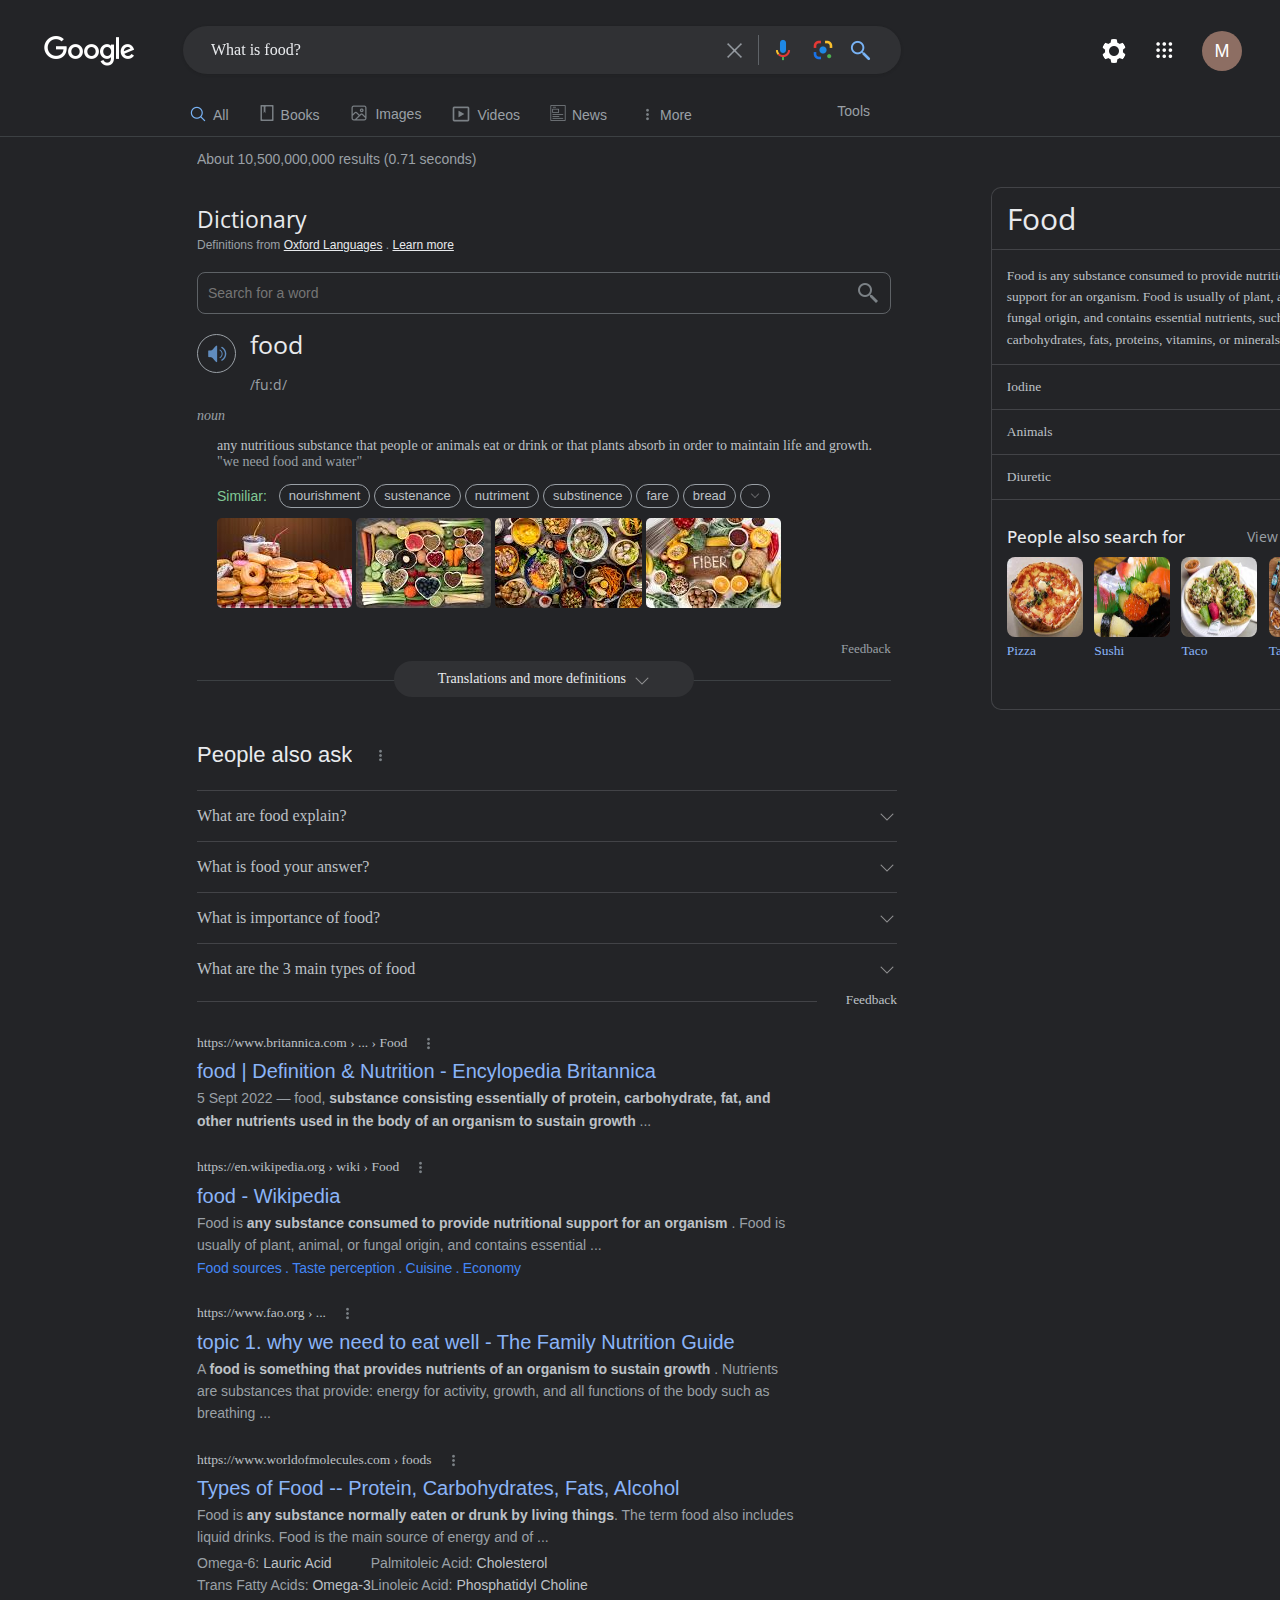
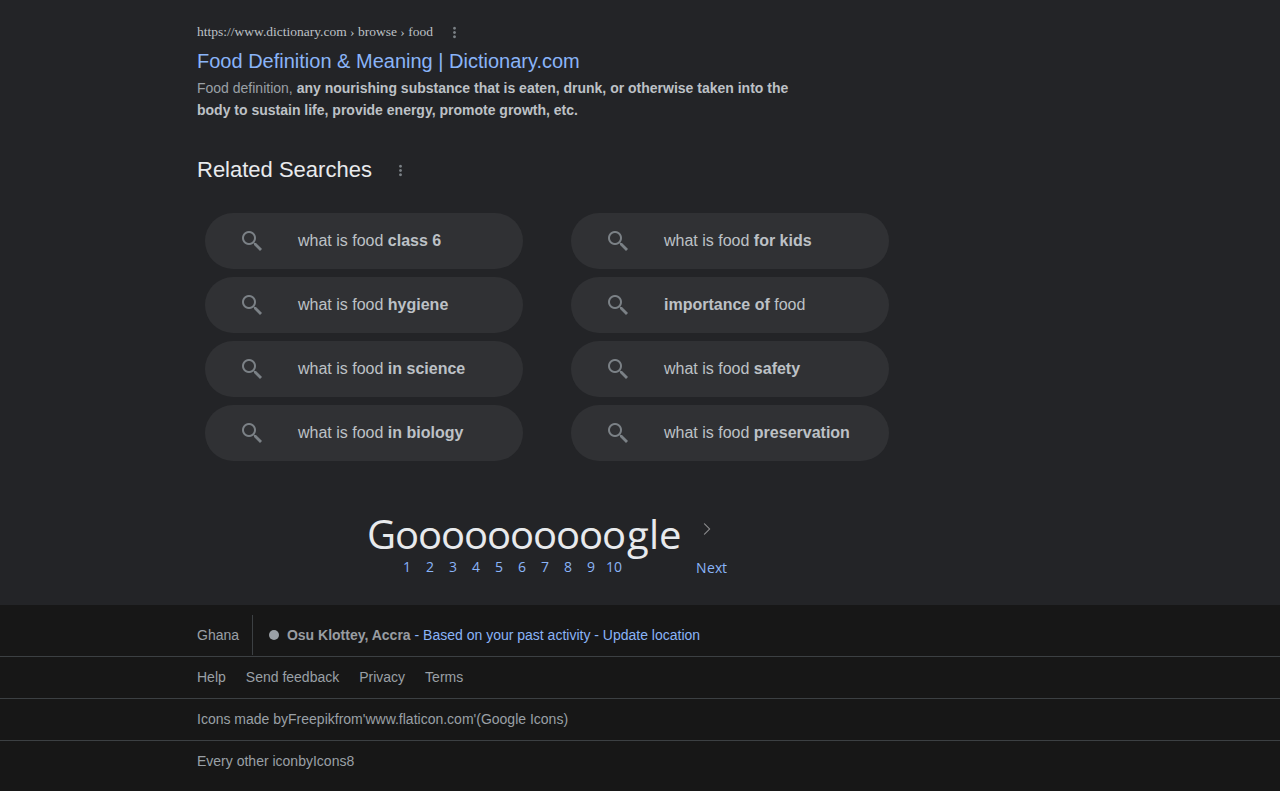
<file: index.html>
<!DOCTYPE html>
<html lang="en">

    <head>
        <meta charset="UTF-8">
        <meta http-equiv="X-UA-Compatible" content="IE=edge">
        <meta name="viewport" content="width=device-width, initial-scale=1.0">
        <title>Assignment</title>
        <link rel="stylesheet" href="index.css">
        <link rel="shortcut icon" href="icons/google-icon - Copy.ico">
        <link rel="preconnect" href="https://fonts.googleapis.com">
        <link rel="preconnect" href="https://fonts.gstatic.com" crossorigin>
        <link
            href="https://fonts.googleapis.com/css2?family=Montserrat:wght@500&family=Open+Sans:wght@300;400;500;700&family=Poppins:wght@300;400&display=swap"
            rel="stylesheet">
    </head>

    <body>
        <div class="google-search">
            <div>
                <a href="google.com">
                    <img src="icons/google-logo.png" alt="google-logo" id="google-logo-image">
                </a>
            </div>
            <div class="google-input-search">


                <input class="search-bar" type="text" spellcheck="false" value="" autofocus="autofocus">
                <span id="fixed-input">What is food?</span>
                <div id="cancel">
                    <img src="icons/cancel.png" alt="cancel">
                </div>
                <span></span>
                <div id="microphone">
                    <img src="icons/microphone.png" alt="microphone">
                </div>
                <div id="camera">
                    <img src="icons/camera.png" alt="camera">
                </div>
                <div id="search">
                    <img src="icons/search.png" alt="search">
                </div>

            </div>
            <div class="food-account-menu">
                <div class="circle">
                    <div id="settings">
                        <img src="icons/settings.png" alt="settings">
                    </div>
                </div>
                <div class="circle1">
                    <div id="menu">
                        <img src="icons/menu.png" alt="menu">
                    </div>
                </div>
                <div class="circle2">
                    <div id="profile">
                        <span class="food-menu-account">
                            M
                        </span>
                    </div>
                </div>
            </div>
        </div>
        <div class="options">
            <div id="options1">
                <div class="options-border">
                    <div class="option-all">
                        <img src="icons/search-18.png" alt="search">
                        <span>All</span>
                    </div>

                    <div class="option-books">
                        <img src="icons/address-book.png" alt="book">
                        <span>Books</span>
                    </div>
                    <div class="option-images">
                        <img src="icons/image.png" alt="image">
                        <span>Images</span>
                    </div>
                    <div class="option-videos">
                        <img src="icons/video.png" alt="video">
                        <span>Videos</span>
                    </div>
                    <div class="option-news">
                        <img src="icons/news.png" alt="news">
                        <span>News</span>
                    </div>
                    <div class="option-more">
                        <img src="icons/more.png" alt="more">
                        <span>More</span>
                    </div>
                </div>
                <div id="options2">
                    <div>
                        <p>Tools</p>
                    </div>
                </div>
            </div>
        </div>
        <div class="results">
            <p>About 10,500,000,000 results (0.71 seconds)</p>
        </div>
        <div class="box">
            <div class="dictionary">
                <h2 class="head">Dictionary</h2>
                <div id="definition-location">
                    <p class="oxford">Definitions from
                        <a href="oxford.com">Oxford Languages</a>
                        <span>.</span>
                        <a href="oxford.com">Learn more</a>
                    </p>
                </div>
                <div class="oxford-search">
                    <input type="text" placeholder="Search for a word" spellcheck="false">
                    <img src="icons/search-24.png" alt="search ">
                </div>
                <div class="food-tab">
                    <div id="food-tab-img">
                        <img src="icons/audio.png" alt="audio">
                    </div>
                    <div class="food-text">
                        <p class="food">food</p>
                        <p class="food-pronounciation">/fu:d/</p>
                    </div>
                </div>
                <p class="food-type">noun</p>
                <p class="food-definition">any nutritious substance that people or animals eat or drink or that plants
                    absorb in order to maintain life and growth.</p>
                <p class="food-example">"we need food and water"</p>
                <div class="food-similiar">
                    <div id="food-similiar-text">
                        Similiar:
                    </div>
                    <a href="######">
                        <div class="similiar">nourishment</div>
                    </a>
                    <a href="######">
                        <div class="similiar">sustenance</div>
                    </a>
                    <a href="######">
                        <div class="similiar">nutriment</div>
                    </a>
                    <a href="######">
                        <div class="similiar">substinence</div>
                    </a>
                    <a href="######">
                        <div class="similiar">fare</div>
                    </a>
                    <a href="######">
                        <div class="similiar">bread</div>
                    </a>
                    <a href="######">
                        <div class="similiar"><img src="icons/drop-down.png" alt="dropdown"></div>
                    </a>
                </div>
                <div class="food-picture">
                    <img src="icons/food1.jpg" alt="food">
                    <img src="icons/food2.jpg" alt="food">
                    <img src="icons/food3.jpg" alt="food">
                    <img src="icons/food4.jpg" alt="food">
                </div>
                <p class="feedback">Feedback</p>
                <div id="more-definitions">
                    <hr class="line">
                    <div class="food-more-definitions">
                        <p>Translations and more definitions</p>
                        <img src="icons/drop-down.png" alt="drop-down">
                    </div>
                </div>
            </div>
            <div class="food-share">
                <div class="share">
                    <p>Food</p>
                    <div>
                        <img src="icons/share.png" alt="share">
                    </div>
                </div>
                <div class="line3"></div>
                <div class="food-wikipedia">
                    <p>
                        Food is any substance consumed to provide nutritional support for an organism. Food is usually
                        of
                        plant, animal, or
                        fungal origin, and contains essential nutrients, such as carbohydrates, fats, proteins,
                        vitamins, or
                        minerals.
                        <a href="wikipedia.com">Wikipedia</a>
                    </p>
                </div>
                <div class="line3"></div>
                <div class="food-classes">
                    <div class="food-iodine">
                        <a href="######">
                            <p>Iodine</p>
                            <div>
                                <img src="icons/drop-down.png" alt="drop-down">
                            </div>
                        </a>
                    </div>
                    <div class="line3"></div>
                    <div class="food-animals">
                        <a href="######">
                            <p>Animals</p>
                            <div>
                                <img src="icons/drop-down.png" alt="drop-down">
                            </div>
                        </a>
                    </div>
                    <div class="line3"></div>
                    <div class="food-diuretic">
                        <a href="######">
                            <p>Diuretic</p>
                            <div>
                                <img src="icons/drop-down.png" alt="drop-down">
                            </div>
                        </a>
                    </div>
                    <div class="line3"></div>
                </div>
                <div class="people-also-search-for">
                    <div class="people-also-search-for-text">
                        <a href="######" id="main-text">
                            <p>People also search for</p>
                        </a>
                        <a href="######">
                            <p>View 10+ more</p>
                        </a>
                    </div>
                    <div class="people-also-search-for-pictures">
                        <div>
                            <a href="######">
                                <div>
                                    <img src="icons/pizza.jpg" alt="pizza">
                                </div>
                                <p>Pizza</p>
                            </a>
                        </div>
                        <div>
                            <a href="######">
                                <div>
                                    <img src="icons/sushi.jpg" alt="sushi">
                                </div>
                                <p>Sushi</p>
                            </a>
                        </div>
                        <div>
                            <a href="######">
                                <div>
                                    <img src="icons/taco.jpg" alt="taco">
                                </div>
                                <p>Taco</p>
                            </a>
                        </div>
                        <div>
                            <a href="######">
                                <div>
                                    <img src="icons/take-out.jpg" alt="take-out">
                                </div>
                                <p>Take-out</p>
                            </a>
                        </div>
                    </div>
                </div>
                <div class="feedback2">
                    <a href="#######">
                        <p>Feedback</p>
                    </a>
                </div>
            </div>
        </div>
        <div class="people-also-ask">
            <div class="ask-heading">
                <p>People also ask</p>
                <div class="more">
                    <img src="icons/more.png" alt="more">
                </div>
            </div>
            <div class="food-more">
                <div>
                    <p>What are food explain?</p>
                    <div>
                        <img src="icons/drop-down.png" alt="drop-down">
                    </div>
                </div>
                <div>
                    <p>What is food your answer?</p>
                    <div>
                        <img src="icons/drop-down.png" alt="drop-down">
                    </div>
                </div>
                <div>
                    <p>What is importance of food?</p>
                    <div>
                        <img src="icons/drop-down.png" alt="drop-down">
                    </div>
                </div>
                <div>
                    <p>What are the 3 main types of food</p>
                    <div>
                        <img src="icons/drop-down.png" alt="drop-down">
                    </div>
                </div>
                <div id="ask-feedback">
                    <div class="line2"></div>
                    <p>Feedback</p>
                </div>
            </div>
        </div>

        <div class="food-article">
            <div class="food-link">
                <a href="######">
                    <div class="food-link-text">
                        <p>https://www.britannica.com › ... › Food</p>
                        <div>
                            <img src="icons/more.png" alt="more">
                        </div>
                    </div>
                    <h3 class="food-link-header">
                        food | Definition & Nutrition - Encylopedia Britannica
                    </h3>
                </a>
            </div>
            <div class="food-article-text">
                <p>
                    5 Sept 2022 — food,
                    <span class="food-article-text-bold">
                        substance consisting essentially of protein, carbohydrate, fat, and other nutrients used in
                        the
                        body
                        of an organism to sustain growth
                    </span>
                    ...
                </p>
            </div>
        </div>
        <div class="food-article">
            <div class="food-link">
                <a href="######">
                    <div class="food-link-text">
                        <p>https://en.wikipedia.org › wiki › Food</p>
                        <div>
                            <img src="icons/more.png" alt="more">
                        </div>
                    </div>
                    <h3 class="food-link-header">
                        food - Wikipedia
                    </h3>
                </a>
            </div>
            <div class="food-article-text">
                <p>
                    Food is
                    <span class="food-article-text-bold">
                        any substance consumed to provide nutritional support for an organism
                    </span>
                    . Food is usually of plant, animal, or fungal origin, and contains essential ...
                </p>
            </div>
            <div class="food-article-links">
                <a href="######">Food sources</a>
                <span>.</span>
                <a href="######">Taste perception</a>
                <span>.</span>
                <a href="######">Cuisine</a>
                <span>.</span>
                <a href="######">Economy</a>
            </div>
        </div>
        <div class="food-article">
            <div class="food-link">
                <a href="######">
                    <div class="food-link-text">
                        <p>https://www.fao.org › ... </p>
                        <div>
                            <img src="icons/more.png" alt="more">
                        </div>
                    </div>
                    <h3 class="food-link-header">
                        topic 1. why we need to eat well - The Family Nutrition Guide
                    </h3>
                </a>
            </div>
            <div class="food-article-text">
                <p>
                    A
                    <span class="food-article-text-bold">
                        food is something that provides nutrients
                        of an organism to sustain growth
                    </span>
                    . Nutrients are substances that provide: energy for activity, growth, and all functions of the
                    body
                    such
                    as breathing ...
                </p>
            </div>
        </div>
        <div class="food-article">
            <div class="food-link">
                <a href="######">
                    <div class="food-link-text">
                        <p>https://www.worldofmolecules.com › foods </p>
                        <div>
                            <img src="icons/more.png" alt="more">
                        </div>
                    </div>
                    <h3 class="food-link-header">
                        Types of Food -- Protein, Carbohydrates, Fats, Alcohol
                    </h3>
                </a>
            </div>
            <div class="food-article-text">
                <p>
                    Food is
                    <span class="food-article-text-bold">
                        any substance normally eaten or drunk by living things</span>. The term food also includes
                    liquid drinks. Food is the main source of energy and of ...
                <div class="food-article-text-endnotes">
                    <div class="food-article-text-endnote">
                        <p>
                            Omega-6: <span>Lauric Acid</span>
                        </p>
                        <p>
                            Trans Fatty Acids: <span>Omega-3</span>
                        </p>
                    </div>
                    <div class="food-article-text-endnote2">
                        <p>
                            Palmitoleic Acid: <span>Cholesterol</span>
                        </p>
                        <p>
                            Linoleic Acid: <span>Phosphatidyl Choline</span>
                        </p>
                    </div>
                </div>
                </p>
            </div>
        </div>
        <div class="food-article">
            <div class="food-link">
                <a href="######">
                    <div class="food-link-text">
                        <p>https://www.dictionary.com › browse › food</p>
                        <div>
                            <img src="icons/more.png" alt="more">
                        </div>
                    </div>
                    <h3 class="food-link-header">
                        Food Definition & Meaning | Dictionary.com
                    </h3>
                </a>
            </div>
            <div class="food-article-text">
                <p>
                    Food definition,
                    <span class="food-article-text-bold">
                        any nourishing substance that is eaten, drunk, or otherwise taken into the body to sustain
                        life,
                        provide energy, promote
                        growth, etc.
                    </span>
                </p>
            </div>
        </div>
        <div class="people-also-ask">
            <div class="ask-heading">
                <p>Related Searches
                <p>
                <div class="more"><img src="icons/more.png" alt="more"></div>
            </div>
            <a href="######" id="link">
                <div class="food-related-search-items">
                    <div class="first half">
                        <div class="search-item">
                            <div>
                                <img src="icons/search-24.png" alt="search">
                            </div>
                            <span>
                                <p>what is food <b class="food-item-bold">class 6</b></p>
                            </span>
                        </div>
                        <div class="search-item">
                            <div>
                                <img src="icons/search-24.png" alt="search">
                            </div>
                            <span>
                                <p>what is food <b class="food-item-bold">hygiene</b></p>
                            </span>
                        </div>
                        <div class="search-item">
                            <div>
                                <img src="icons/search-24.png" alt="search">
                            </div>
                            <span>
                                <p>what is food <b class="food-item-bold">in science</b></p>
                            </span>
                        </div>
                        <div class="search-item">
                            <div>
                                <img src="icons/search-24.png" alt="search">
                            </div>
                            <span>
                                <p>what is food <b class="food-item-bold">in biology</b></p>
                            </span>
                        </div>
                    </div>
                    <div class="second half">
                        <div class="search-item">
                            <div>
                                <img src="icons/search-24.png" alt="search">
                            </div>
                            <span>
                                <p>what is food <b class="food-item-bold">for kids</b></p>
                            </span>
                        </div>
                        <div class="search-item">
                            <div>
                                <img src="icons/search-24.png" alt="search">
                            </div>
                            <span>
                                <p><b class="food-item-bold">importance of</b> food</p>
                            </span>
                        </div>
                        <div class="search-item">
                            <div>
                                <img src="icons/search-24.png" alt="search">
                            </div>
                            <span>
                                <p>what is food <b class="food-item-bold">safety</b></p>
                            </span>
                        </div>
                        <div class="search-item">
                            <div>
                                <img src="icons/search-24.png" alt="search">
                            </div>
                            <span>
                                <p>what is food <b class="food-item-bold">preservation</b></p>
                            </span>
                        </div>
                    </div>

                </div>
            </a>
        </div>
        <div class="food-google">

            <div class="google">
                <div>
                    <table>
                        <tbody>
                            <tr>
                                <td>
                                    <span class="G">
                                        G
                                    </span>
                                </td>
                                <td>
                                    <span>
                                        o
                                    </span>
                                    <a href="######">1</a>
                                </td>
                                <td>
                                    <span>
                                        o
                                    </span>
                                    <a href="######">2</a>
                                </td>
                                <td>
                                    <span>
                                        o
                                    </span>
                                    <a href="######">3</a>
                                </td>
                                <td>
                                    <span>
                                        o
                                    </span>
                                    <a href="######">4</a>
                                </td>
                                <td>
                                    <span>
                                        o
                                    </span>
                                    <a href="######">5</a>
                                </td>
                                <td>
                                    <span>
                                        o
                                    </span>
                                    <a href="######">6</a>
                                </td>
                                <td>
                                    <span>
                                        o
                                    </span>
                                    <a href="######">7</a>
                                </td>
                                <td>
                                    <span>
                                        o
                                    </span>
                                    <a href="######">8</a>
                                </td>
                                <td>
                                    <span>
                                        o
                                    </span>
                                    <a href="######">9</a>
                                </td>
                                <td>
                                    <span>
                                        o
                                    </span>
                                    <a href="######">10</a>
                                </td>
                                <td>
                                    <span class="Gle">
                                        gle
                                    </span>
                                </td>
                                <td class="google-next">
                                    <div>
                                        <img src="icons/forward.png" alt="forward">
                                    </div>
                                    <a href="#####">Next</a>
                                </td>
                            </tr>
                        </tbody>
                    </table>
                </div>
            </div>
        </div>
        <div class="footer">
            <div class="food-location">
                <span>Ghana</span>
                <span class="food-location-ghana">
                    <span id="dot"></span>
                    <b> Osu Klottey, Accra</b>
                    <a href="######"> - Based on your past activity - Update location</a>
                </span>
            </div>
            <div class="footer-line"></div>
            <div class="food-support">
                <a href="######">Help </a>
                <a href="######"> Send feedback</a>
                <a href="######">Privacy</a>
                <a href="######">Terms</a>
            </div>
            <div class="footer-line"></div>
            <div class="reference"> Icons made by
                <a href="https://www.freepik.com" title="Freepik"> Freepik </a> from
                <a href="https://www.flaticon.com/" title="Flaticon"> 'www.flaticon.com'</a> (Google Icons)
            </div>
            <div class="footer-line"></div>
            <div class="reference">
                <a target="_blank" href="https://icons8.com/icon/">Every other icon</a> by
                <a target="_blank" href="https://icons8.com">Icons8</a>
            </div>
        </div>

    </body>

</html>
</file>
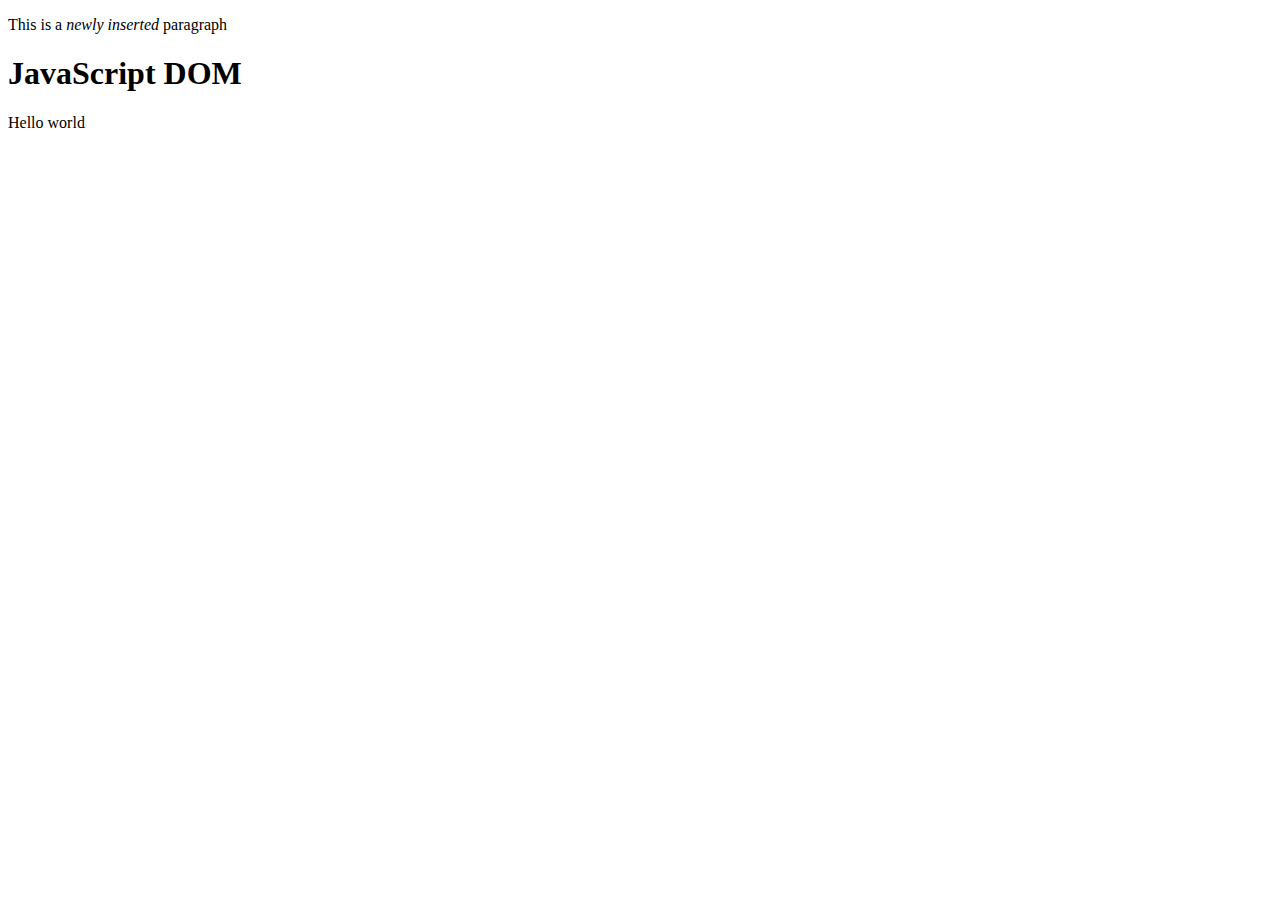
<file: test/test.html>
<!DOCTYPE html>
<html lang="en">

    <head>
        <meta charset="UTF-8">
        <meta http-equiv="X-UA-Compatible" content="IE=edge">
        <meta name="viewport" content="width=device-width, initial-scale=1.0">
        <title>Document</title>
    </head>

    <body>

        <div id="main">
            <h1>JavaScript DOM</h1>
            <p class="hello">Hello world</p>
        </div>
        <script>
            // document.write(document.documentElement.getAttribute("lang"))
            // document.body.style.background = "powderblue"
            // document.write(document.head.firstElementChild.nodeName)

            // document.getElementsByTagName("p")[1].style.color = "red"
            // element.style.color = "blue"
            // element.style.fontSize = "40px"
            // element.style.fontWeight = "bold"

            // //Creating a new div
            // let newDiv = document.createElement("div")
            // //creating a text node
            // let newContent = document.createTextNode("Hi, how are you doing?")
            // //adding the newly created text node to the newly created div
            // newDiv.appendChild(newContent)
            // //adding the newly created element and its content into the DOM
            // let currentDiv = document.getElementById("main")
            // document.body.appendChild(newDiv, currentDiv)


            //getting innerHTML contents
            let contents = document.getElementById("main").innerHTML
            //outputs inner html contents
            document.write(contents)
            //Setting inner HTML contents
            let mainDiv = document.getElementById("main")
            mainDiv.innerHTML = "<p>This is a <em>newly inserted</em> paragraph</p>"
        </script>
    </body>

</html>
</file>
<file: index.css>
* {
    background-color: #232427;
}


#google-logo-image {
    position: relative;
    background: none;
    height: 30px;
    text-decoration: none;
    position: absolute;
    left: 1.1%;
    padding: 10px 28px 0 30px;
}

.google-search {
    position: absolute;
    top: 20px;
    margin-top: 6px;
    width: 100%;
    height: 69px;
    left: 0;
    display: flex;
    justify-content: space-between;
}

.google-input-search {
    margin: 0 auto;
    width: 672px;
    margin-left: 183px;
    position: relative;
    padding-left: 27px;
    padding-right: 17px;
    display: flex;
    justify-items: center;
    z-index: 3;
    height: 46px;
    background-color: #303134;
    border: 1px solid transparent;
    box-shadow: 0 1px 3px rgba(23, 23, 23, 0.24);
    border-radius: 24px;
}

.search-bar {
    height: 39px !important;
    line-height: 39px;
    background-color: transparent;
    border: none;
    margin: 0;
    padding: 3px 0 0 0;
    outline: 0;
    color: #e8eaed;
    word-wrap: break-word;
    display: flex;
    flex: 100%;
    -webkit-tap-highlight-color: transparent;
    font-size: 16px;
}

#cancel {
    outline: 0;
    background: transparent;
    display: flex;
    align-items: center;
    flex: 1 0 auto;
    cursor: pointer;
    height: 100%;
    line-height: 44px;
    outline: none;
    padding: 0 12px;
}

#cancel img {
    display: block;
    background-color: transparent;
    height: 50%;
    width: 100%;
}

.google-input-search span {
    display: flex;
    justify-self: center;
    align-self: center;
    border-left: 1px solid #5f6368;
    height: 65%;
}

#microphone {
    outline: 0;
    flex: 1 0 auto;
    display: flex;
    cursor: pointer;
    align-items: center;
    border: 0;
    background: transparent;
    padding: 0 8px;
    width: 24px;
    line-height: 44px;
}

#microphone img {
    background-color: transparent;
}

#camera {
    outline: 0;
    flex: 1 0 auto;
    display: flex;
    cursor: pointer;
    align-items: center;
    border: 0;
    background: transparent;
    padding: 0 8px;
    width: 24px;
    line-height: 44px;
}

#camera img {
    background-color: transparent;
}

#search {
    outline: 0;
    flex: 1 0 auto;
    display: flex;
    cursor: pointer;
    align-items: center;
    border: 0;
    background: transparent;
    padding: 0 10px;
    width: 24px;
    line-height: 44px;
}

#fixed-input {
    position: absolute;
    display: block;
    z-index: 19;
    display: flex;
    justify-content: center;
    align-items: center;
    background-color: transparent;
    color: #e8eaed;
    border-left: 0px;
}

#search img {
    background-color: transparent;
}

.food-account-menu {
    display: flex;
    margin-right: 20px;
    height: 46px;
    justify-content: center;
    align-items: center;
}

#settings {
    display: flex;
    position: relative;
    z-index: 99;
    outline: 0;
    cursor: pointer;
    height: 24px;
    width: 24px;
    background-color: transparent;
    visibility: visible;
}

#settings img {
    background-color: transparent;
    border-radius: 50%;
}

.circle {
    display: flex;
    margin-right: 10px;
    position: relative;
    z-index: 99;
    outline: 0;
    cursor: pointer;
    height: 24px;
    margin-top: 4px;
    padding: 8px;
    width: 24px;
    border-radius: 50%;
    background-color: rgba(232, 234, 237, 0.2);
    visibility: hidden;
}

.circle:hover,
.circle1:hover,
.circle2:hover {
    visibility: visible;
}

#menu {
    display: flex;
    justify-content: center;
    align-items: center;
    position: relative;
    z-index: 99;
    outline: 0;
    cursor: pointer;
    background-color: transparent;
    visibility: visible;
}

#menu img {
    background: transparent;
    border-radius: 50%;
}

.circle1 {
    display: flex;
    justify-content: center;
    align-items: center;
    margin-right: 10px;
    position: relative;
    z-index: 99;
    outline: 0;
    cursor: pointer;
    height: 24px;
    margin-top: 4px;
    padding: 8px;
    width: 24px;
    border-radius: 50%;
    background-color: rgba(232, 234, 237, 0.2);
    visibility: hidden;
}

#profile {
    display: flex;
    justify-content: center;
    align-items: center;
    position: relative;
    z-index: 99;
    outline: 0;
    cursor: pointer;
    background-color: transparent;
    background-color: #8d6e63;
    width: 120px;
    height: 40px;
    border-radius: 50%;
    visibility: visible;
}

#profile span {
    background: transparent;
    border-radius: 50%;
    color: white;
    font-size: 18px;
    font-family: arial, 'Open Sans', sans-serif;
}

.circle2 {
    display: flex;
    justify-content: center;
    align-items: center;
    margin-right: 10px;
    position: relative;
    z-index: 99;
    outline: 0;
    cursor: pointer;
    height: 40px;
    margin-top: 4px;
    padding: 8px;
    width: 40px;
    border-radius: 50%;
    background-color: rgba(232, 234, 237, 0.2);
    visibility: hidden;
}

.options {
    border-bottom: 1px solid #3c4043;
    margin: 0;
    margin-left: -8px;
    margin-right: -8px;
}

.options-border,
#options2 {
    clear: both;
    box-sizing: border-box;
    color: #9aa0a6;
    font-size: 14px;
    align-items: baseline;
    z-index: 126;
    position: relative;
    padding: 0;
    white-space: nowrap;
}

#options2 {
    margin-top: 88px;
    cursor: pointer;
    margin-bottom: 10px;
    visibility: visible;
}

#options2 div {
    background-color: rgba(232, 234, 237, 0.2);
    padding: 7px;
    border-radius: 2px;
    visibility: hidden;
}

#options2 div p {
    background-color: transparent;
    margin: 0;
    visibility: visible;
    font-family: arial, 'Open Sans', sans-serif;
}

#options2 div:hover {
    visibility: visible;
    color: white;
}

.options-border {
    width: 663px;
    display: flex;
    padding-bottom: 0px;
    margin-top: 91px;
}

#options1 {
    display: flex;
    width: 688px;
    margin-left: 189px;
}

.option-all,
.option-books,
.option-images,
.option-videos,
.option-news,
.option-more {
    display: flex;
    align-items: center;
    height: 30px;
    line-height: 16px;
    cursor: pointer;
    padding-top: 0;
    margin-right: 30px;
    font-family: arial, 'Open Sans', sans-serif;
}


.option-all:hover,
.option-books:hover,
.option-images:hover,
.option-videos:hover,
.option-news:hover,
.option-more:hover {
    color: #8ab4f8;
    border-bottom: 3px solid #8ab4f8;
}


.option-all img,
.option-books img,
.option-images img,
.option-videos img,
.option-news img,
.option-more img {
    margin-right: 6px;
    vertical-align: text-bottom;
}

.option-more img {
    transform: rotate(90deg);
}

.option-all img,
.option-images img {
    padding-bottom: 2px;
}

.option-books img,
.option-news img,
.option-more img {
    padding-bottom: 4px;
}

.option-videos img {
    padding-bottom: 1px;
}

.results {
    color: #9aa0a6;
    margin-left: 189px;
    position: absolute;
    width: 652px;
    overflow: hidden;
    text-overflow: ellipsis;
    font-size: 14px;
    font-family: arial, 'Open Sans', sans-serif;
}

.dictionary {
    width: 700px;
    margin-right: 0px;
    margin-left: 189px;
}

.head {
    color: #e8eaed;
    margin-top: 66px;
    font-size: 23px;
    font-weight: normal;
    font-family: 'Open Sans', sans-serif;
    width: 400px;
    margin-right: 0px;
    margin-bottom: 0px;
}

#definition-location {
    margin-top: -9px;
    font-size: 12px;
    font-family: arial, 'Open Sans', sans-serif;
}

.oxford {
    color: #9aa0a6;
}

.oxford a {
    color: #e8eaed;
}

.oxford-search {
    font-size: medium;
    font-weight: normal;
    font-family: arial, 'Open Sans', sans-serif;
    margin-bottom: 20px;
    background: transparent;
    border-radius: 8px;
    border: 1px solid rgb(154, 160, 166, 0.5);
    height: 35px;
    margin-top: 20px;
    padding-bottom: 5px;
}

.oxford-search:focus-within {
    border: 1px solid #4487f6;
}

.oxford-search input {
    margin-left: 8px;
    position: relative;
    height: 25px !important;
    color: #9aa0a6;
    font-family: arial, 'Open Sans', sans-serif;
    font-size: 14px;
    width: 642px;
    border: none;
    outline: 0;
    -webkit-tap-highlight-color: transparent;
    word-wrap: break-word;
    padding-top: 7px;
}

.oxford-search img {
    padding-left: 0;
    margin-bottom: -7px;
}

.food-tab {
    display: flex;
    width: 106px;
    justify-content: space-between;
}

#food-tab-img {
    border: 1px solid #9aa0a6;
    border-radius: 50%;
    width: 37px;
    height: 37px;
    display: flex;
    justify-content: center;
    align-items: center;
}

#food-tab-img:hover {
    background-color: rgba(232, 234, 237, 0.1);
}

#food-tab-img img {
    background-color: transparent;
}

.food-text {
    color: #e8eaed;
    font-family: 'Open Sans', sans-serif;
}

.food-text .food {
    margin-top: -7px;
    margin-bottom: 0px;
    font-size: 25px;
}

.food-pronounciation {
    margin-bottom: 0px;
    font-size: 14px;
    color: #9aa0a6
}

.food-type {
    color: #9aa0a6;
    font-style: italic;
    font-size: 14px;
}

.food-definition,
.food-example,
.food-similiar,
.food-picture {
    margin-left: 20px
}

.food-definition {
    color: #bdc1c6;
    margin-bottom: 0px;
    font-size: 14px;
    line-height: 16px;
}

.food-example {
    margin-top: 0px;
    color: #9aa0a6;
    font-size: 14px;
    line-height: 16px;
}

.food-similiar {
    margin-top: 0px;
    display: flex;
    margin-bottom: 10px;
    font-size: 14px;
    font-family: arial;
}

#food-similiar-text {
    margin-right: 10px;
    height: 24px;
    color: #81c995;
    display: flex;
    align-items: center;
}

.food-similiar a {
    text-decoration: none;
}

.similiar {
    line-height: 16px;
    margin-left: 2px;
    margin-right: 2px;
    padding: 3px;
    padding-left: 9px;
    padding-right: 9px;
    color: #bdc1c6;
    border: 1px solid #9aa0a6;
    line-height: 16px;
    border-radius: 25px;
    font-size: 13px;
    font-family: arial;
}

.similiar:hover {
    background-color: rgba(189, 193, 198, 0.2);
}

.similiar img {
    height: 10px;
    background-color: transparent;
}

.food-picture img {
    border-radius: 5px;
}

.feedback {
    color: #9aa0a6;
    font-size: 13px;
    margin-left: 644px;
    padding-top: 16px;
    margin-bottom: 4px;
    cursor: pointer;
}

.line {
    width: 100%;
    border: 0;
    background-color: #3c4043;
    height: 1px;
    margin-top: 18px;
    line-height: 22px;
    position: absolute;
}

.food-more-definitions p {
    text-decoration: none;
    font-size: 14px;
    color: #e8eaed;
    line-height: 22px;
    background-color: transparent;
}

.food-more-definitions {
    border: 1px solid rgba(255, 255, 255, 0);
    box-sizing: border-box;
    position: relative;
    width: 300px;
    display: flex;
    align-items: center;
    justify-content: center;
    background-color: #303134;
    height: 36px;
    border-radius: 19px;
    overflow: visible;
    cursor: pointer;
    z-index: 3;
    margin-bottom: -7px;
}

.food-more-definitions:hover {
    background-color: #5f6368;
    overflow: hidden;
}

.food-more-definitions img {
    background-color: transparent;
    margin-left: 8px;
    margin-bottom: -2px;
}

#more-definitions {
    overflow: visible;
    cursor: pointer;
    position: relative;
    display: grid;
    place-items: center;
}

.people-also-ask {
    margin-left: 189px;
    margin-top: 10px;
    margin-right: 0px;
    width: 700px;
}

.ask-heading {
    color: #e8eaed;
    font-weight: 400;
    display: flex;
    font-size: 22px;
    font-family: arial;
}

.more {
    height: 30px;
    display: flex;
    justify-content: center;
    align-items: center;
    padding-top: 20.5px;
}

.more img {
    transform: rotate(90deg);
    margin-left: 20px;
    cursor: pointer;
}

.food-more div {
    display: flex;
    color: #bdc1c6;
    border-top: 0.1px solid rgba(189, 193, 198, 0.2);
    cursor: pointer;
    justify-content: space-between;
}

.food-more div div {
    display: flex;
    justify-content: center;
    align-items: center;
    border-top: 0px;
    margin-right: 2px;
}

#ask-feedback {
    border-top: 0px;
    display: flex;
    justify-content: space-between;
}

#ask-feedback p {
    font-size: 13.4px;
    margin-top: -2px;
}

#ask-feedback p:hover {
    text-decoration: underline;
}

#ask-feedback div {
    height: 2px;
    border-bottom: 0.1px solid rgba(189, 193, 198, 0.2);
    width: 620px;
    margin-top: 5px;
}

.food-share {
    display: flex;
    justify-content: flex-start;
    flex-wrap: wrap;
    margin-left: 100px;
    margin-top: 50px;
    border: 0.1px solid rgba(189, 193, 198, 0.2);
    border-radius: 10px;
    width: 368px;
    height: 521px;
}


.box {
    display: flex;
}

.share {
    display: flex;
    justify-content: space-between;
    width: 328px;
    margin-left: 15px;
}

.share p {
    color: #e8eaed;
    font-weight: 400;
    font-family: 'Open Sans', sans-serif;
    line-height: 1.2px;
    display: inline;
    font-size: 30px;
}

.share div {
    padding-top: 26px;
    cursor: pointer;
}

.line3 {
    border-top: 0.1px solid rgba(189, 193, 198, 0.2);
    width: 368px;
    height: 1px;
}

.food-wikipedia {
    color: #bdc1c6;
    margin-left: 15px;
    margin-right: 15px;
    font-size: 13.5px;
    line-height: 1.58;
}

.food-wikipedia p a {
    text-decoration: none;
    color: #8ab4f8;
}

.food-classes {
    width: 368px;
}

.food-iodine a,
.food-animals a,
.food-diuretic a {
    display: flex;
    justify-content: space-between;
    width: 338px;
    text-decoration: inherit;
    color: #bdc1c6;
    font-size: 13.5px;
    padding-left: 15px;
}

.food-diuretic a div,
.food-iodine a div,
.food-animals a div {
    display: flex;
    justify-content: center;
    align-items: center;
}

.food-picture-links {
    display: flex;
}

.people-also-search-for {
    width: 368px;
    height: 160px;
}

.people-also-search-for-text {
    display: flex;
    margin-left: 15px;
    margin-right: 15px;
    justify-content: space-between;
    height: 24px;
    margin-top: 24px;
}

.people-also-search-for-text a {
    text-decoration: none;
    color: #9aa0a6;
    font-size: 14px;
    display: flex;
    justify-content: center;
    align-items: center;
    font-family: 'Open Sans', sans-serif;
}

.people-also-search-for-text a:hover {
    text-decoration: underline;
}

#main-text {
    color: #e8eaed;
    font-size: 17px;
    line-height: 24px;
    font-family: 'Open Sans', sans-serif;
    font-weight: 500;
}

.people-also-search-for-pictures {
    padding-top: 8px;
    height: 101px;
    display: flex;
    justify-content: space-between;
    margin-left: 15px;
    margin-right: 15px;
}

.people-also-search-for-pictures div {
    width: 76px;
    display: block;
}

.people-also-search-for-pictures div a {
    color: #8ab4f8;
    text-decoration: none;
    font-size: 13.5px;
    line-height: 1.29px;
}

.people-also-search-for-pictures div a:hover {
    text-decoration: underline;
}

.people-also-search-for-pictures div a div {
    border-radius: 8px;
    overflow: hidden;
    height: 80px;
    width: 100%;
    display: flex;
    justify-content: center;
    align-items: center;
}

.people-also-search-for-pictures div a div img {
    height: 100%;
    width: 100%;
}

.feedback2 {
    margin-top: 15px;
    background-color: transparent;
    margin-left: 290px;
}

.feedback2 a {
    text-decoration: none;
    font-size: 13px;
    color: #9aa0a6;
}

.food-article {
    width: 600px;
    margin-left: 189px;
}

.food-link a {
    text-decoration: none;
    color: #bdc1c6
}

.food-link-header:hover {
    text-decoration: underline;
}

.food-link-text {
    display: flex;
}

.food-link-text p {
    font-size: 13.5px;
    margin-bottom: 0px;
    margin-right: 13px;
}


.food-link-text div img {
    transform: rotate(90deg);
}

.food-link-text div {
    display: flex;
    justify-content: center;
    align-items: center;
    height: 20px;
    padding-top: 12px;
}

.food-link-header {
    margin-top: 0px;
    padding-top: 5px;
    line-height: 1.3;
    margin-bottom: 3px;
    font-size: 20px;
    font-weight: 400;
    font-family: arial, sans-serif;
    color: #8ab4f8;
}

.food-article-text p {
    color: #9aa0a6;
    margin-top: 0;
    line-height: 1.58;
    font-family: arial;
    font-size: 14px;
}

.food-article-text p span {
    color: #bdc1c6;
    font-weight: bold;
}

.food-article-links a {
    text-decoration: none;
    color: #4487f6;
    font-size: 14px;
    font-family: arial;
}

.food-article-links a:hover {
    text-decoration: underline;
}

.food-article-links {
    color: #4487f6;
    margin-top: -10px;
    margin-bottom: 15px;
    font-size: 14px;
}

.food-article-text-endnote,
.food-article-text-endnote2 {
    margin-top: -10px;
}

.food-article-text-endnote p,
.food-article-text-endnote2 p {
    margin-bottom: 0px;
}

.food-article-text-endnote p span,
.food-article-text-endnote2 p span {
    color: #bdc1c6;
    font-weight: normal;
}

.food-article-text-endnotes {
    display: flex;
}

.food-related-search-items {
    display: flex;
    justify-content: space-between;
}

.half {
    width: 334px;
    height: 274px;
}

.search-item {
    display: flex;
    align-items: center;
    width: 318px;
    height: 56px;
    font-family: arial, sans-serif;
    margin: 8px;
    padding-left: 17px;
    padding-right: 17px;
    background-color: #303134;
    border-radius: 100px;
    box-sizing: border-box;
    position: relative;
}

.search-item div,
.search-item div img,
.search-item span,
.search-item span p,
.search-item span p b {
    background-color: transparent;
}

.search-item div {
    display: flex;
    justify-content: center;
    align-items: center;
    width: 40px;
    height: 40px;
    padding: 10px;
}

.search-item:hover {
    text-decoration: underline;
    color: #bdc1c6;
}

.search-item span {
    margin-left: 16px;
    color: #bdc1c6;
}

#link {
    text-decoration: none;
}

.google {
    display: flex;
    align-items: center;
    margin: 30px 170px;
    width: 400px;
    height: 66px;
}

.food-google a {
    text-decoration: none;
    background-color: transparent;
    color: #8ab4f8;
}

table {
    border-collapse: collapse;
    text-align: left;
}

tr {
    display: flex;
    cursor: pointer;
}

.food-google a:hover {
    text-decoration: underline;
}

td {
    padding: 0;
    text-align: center;
}

td span {
    font-weight: normal;
    width: 23px;
    height: 38px;
    display: block;
    font-size: 40px;
    color: #e8eaed;
    margin-bottom: 13px;
}

.G {
    width: 28px;
}

.Gle {
    width: 58px;
}

.food-google {
    margin-left: 189px;
    width: 700px;
    font-size: 14px;
    font-family: 'Open Sans';
}

.google-next {
    margin-left: 15px;
    display: flex;
}

.google-next a {
    margin-top: 52px;
    margin-left: -18px;
}

.google-next div {
    margin-top: 15px;
}

.footer {
    padding-top: 10px;
    padding-bottom: 10px;
    background: #171717;
    margin-left: -8px;
    margin-right: -8px;
    margin-bottom: -8px;
    line-height: 40px;
    position: absolute;
    width: 100%;
    font-family: arial;
    color: #9aa0a6;
}

.footer-line {
    border-bottom: 1px solid #3c4043;
    height: 1px;
}

.food-location,
.food-support,
.reference {
    font-size: 14px;
    margin-left: 197px;
    display: flex;
}

.footer a {
    text-decoration: none;
    color: inherit;
}

.food-location-ghana {
    display: inline-block;
    margin-left: 13px;
    padding-left: 16px;
    border-left: 1px solid #3c4043;
    color: #999da2;
    height: 40px;
    cursor: pointer;
}

.food-location-ghana a {
    color: #8ab4f8;
}

.footer div,
.footer a,
.footer span,
.footer b {
    background: transparent;
}

#dot {
    margin: 6px 4px 9px 0;
    border-radius: 100%;
    background: #9aa0a6;
    height: 10px;
    width: 10px;
    display: inline-block;
    vertical-align: middle;
    white-space: normal;
}

.food-support a {
    margin-right: 20px;
}
</file>
